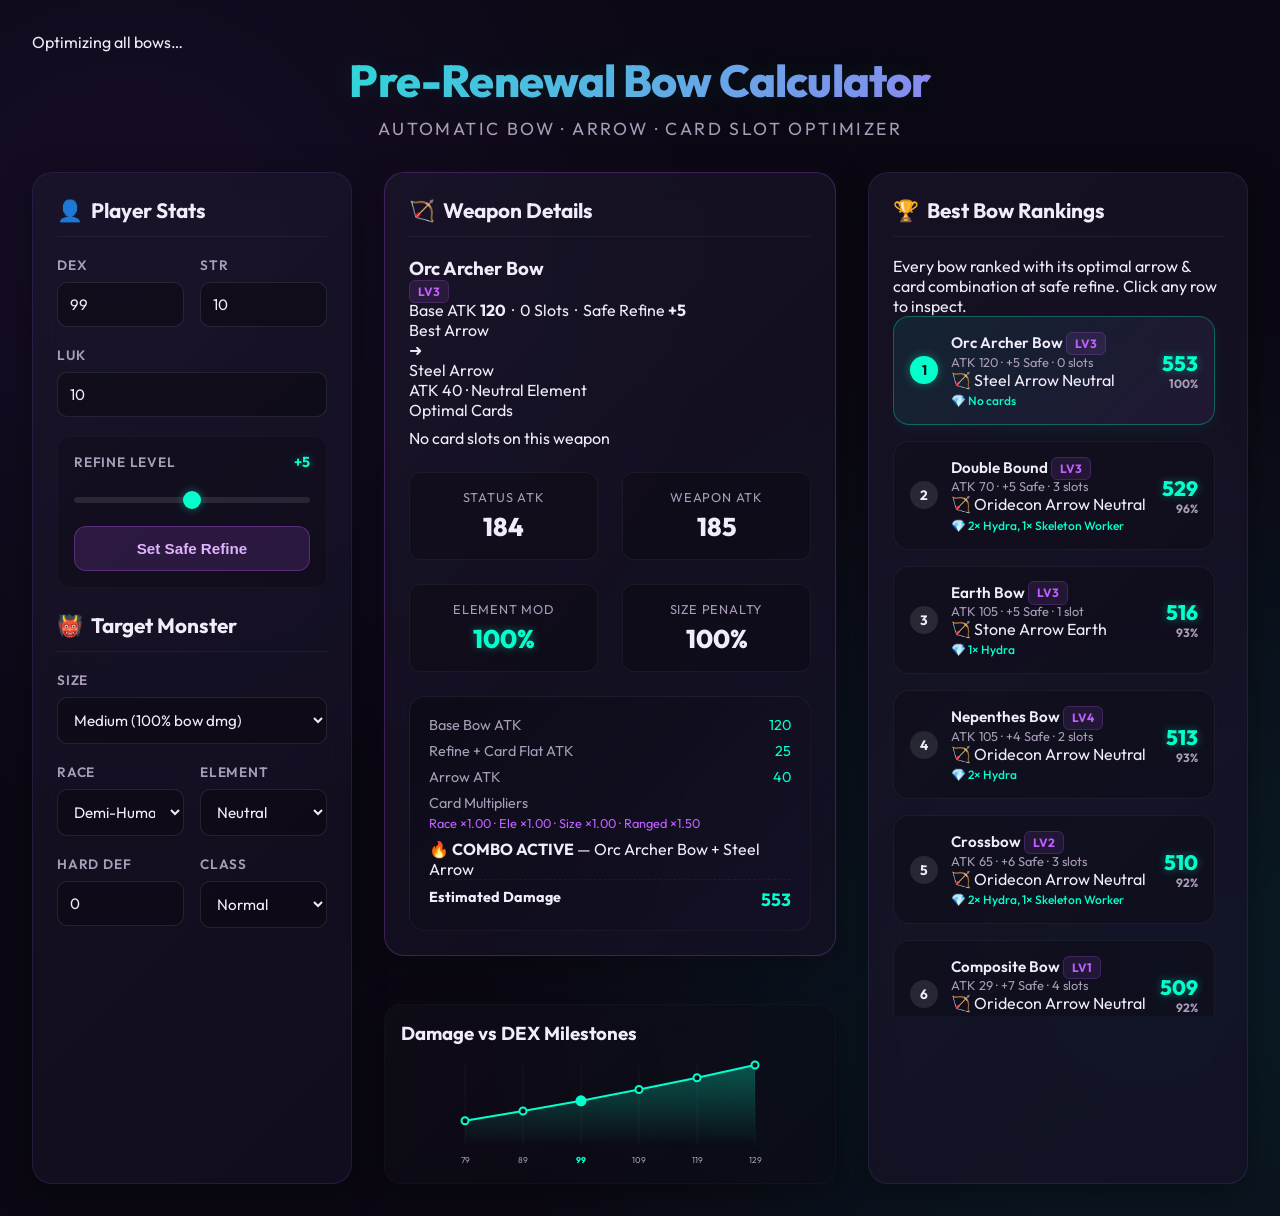
<file: tools/bow_calculator/index.html>
<!DOCTYPE html>
<html lang="en">
<head>
    <meta charset="UTF-8">
    <meta name="viewport" content="width=device-width, initial-scale=1.0">
    <title>Pre-Renewal Bow & Card Slot Optimizer | Ragnarok Online</title>
    <meta name="description" content="Ultimate Pre-Renewal Ragnarok Online bow damage calculator and slot optimizer. Automatically finds the best bow, arrow, and card combination for any target monster.">
    <link rel="stylesheet" href="styles.css">
</head>
<body>

    <!-- Loading Overlay -->
    <div id="loading-overlay" class="loading-overlay">
        <div class="loading-spinner"></div>
        <div class="loading-text">Optimizing all bows…</div>
    </div>

    <header>
        <h1>Pre-Renewal Bow Calculator</h1>
        <div class="subtitle">Automatic Bow · Arrow · Card Slot Optimizer</div>
    </header>

    <main class="dashboard-grid">

        <!-- ═══════════════════════════════════════════════════════════════ -->
        <!-- Column 1 — Player Stats & Target Monster                      -->
        <!-- ═══════════════════════════════════════════════════════════════ -->
        <section class="glass-card left-panel">

            <h2><span>👤</span> Player Stats</h2>

            <div class="input-row">
                <div class="form-group">
                    <label for="dex-input">DEX</label>
                    <input type="number" id="dex-input" min="1" max="150" value="99">
                </div>
                <div class="form-group">
                    <label for="str-input">STR</label>
                    <input type="number" id="str-input" min="1" max="99" value="10">
                </div>
            </div>

            <div class="form-group">
                <label for="luk-input">LUK</label>
                <input type="number" id="luk-input" min="1" max="99" value="10">
            </div>

            <div class="form-group slider-container">
                <div class="slider-header">
                    <label for="refine-input">Refine Level</label>
                    <span id="refine-val" class="slider-value">+0</span>
                </div>
                <input type="range" id="refine-input" min="0" max="10" value="0">
                <button id="btn-safe-refine" class="btn btn-secondary" style="margin-top:0.8rem">
                    Set Safe Refine
                </button>
            </div>

            <!-- ── Target Monster ── -->
            <h2 style="margin-top: 1.5rem;"><span>👹</span> Target Monster</h2>

            <div class="form-group">
                <label for="target-size">Size</label>
                <select id="target-size">
                    <option value="Small">Small (100% bow dmg)</option>
                    <option value="Medium" selected>Medium (100% bow dmg)</option>
                    <option value="Large">Large (75% bow dmg)</option>
                </select>
            </div>

            <div class="input-row">
                <div class="form-group">
                    <label for="target-race">Race</label>
                    <select id="target-race">
                        <option value="Formless">Formless</option>
                        <option value="Undead">Undead</option>
                        <option value="Brute">Brute</option>
                        <option value="Plant">Plant</option>
                        <option value="Insect">Insect</option>
                        <option value="Fish">Fish</option>
                        <option value="Demon">Demon</option>
                        <option value="Demi-Human" selected>Demi-Human</option>
                        <option value="Angel">Angel</option>
                        <option value="Dragon">Dragon</option>
                    </select>
                </div>
                <div class="form-group">
                    <label for="target-element">Element</label>
                    <select id="target-element">
                        <option value="Neutral" selected>Neutral</option>
                        <option value="Water">Water</option>
                        <option value="Earth">Earth</option>
                        <option value="Fire">Fire</option>
                        <option value="Wind">Wind</option>
                        <option value="Poison">Poison</option>
                        <option value="Holy">Holy</option>
                        <option value="Shadow">Shadow</option>
                        <option value="Ghost">Ghost</option>
                        <option value="Undead">Undead</option>
                    </select>
                </div>
            </div>

            <div class="input-row">
                <div class="form-group">
                    <label for="target-def">Hard DEF</label>
                    <input type="number" id="target-def" min="0" max="100" value="0">
                </div>
                <div class="form-group">
                    <label for="target-class">Class</label>
                    <select id="target-class">
                        <option value="Normal" selected>Normal</option>
                        <option value="Boss">Boss</option>
                    </select>
                </div>
            </div>
        </section>

        <!-- ═══════════════════════════════════════════════════════════════ -->
        <!-- Column 2 — Weapon Details (read-only, driven by ranking)      -->
        <!-- ═══════════════════════════════════════════════════════════════ -->
        <section class="center-panel">

            <div class="glass-card primary-calculator-card">
                <h2><span>🏹</span> Weapon Details</h2>

                <!-- Placeholder shown before first selection -->
                <div id="weapon-details-empty" class="details-placeholder">
                    <div class="placeholder-icon">⏳</div>
                    <p>Running optimizer…</p>
                </div>

                <!-- Populated once a bow is selected from the ranking -->
                <div id="weapon-details-content" style="display:none">

                    <!-- Bow Header -->
                    <div class="selected-weapon-header">
                        <div class="selected-weapon-title">
                            <h3 id="selected-bow-name"></h3>
                            <span id="selected-bow-badge" class="badge badge-level"></span>
                        </div>
                        <div id="selected-bow-meta" class="item-meta"></div>
                    </div>

                    <!-- Best Arrow -->
                    <div class="detail-section">
                        <div class="detail-section-label">Best Arrow</div>
                        <div class="detail-arrow-pill">
                            <span class="arrow-icon">➜</span>
                            <div>
                                <div id="selected-arrow-name" class="arrow-name"></div>
                                <div id="selected-arrow-detail" class="arrow-detail"></div>
                            </div>
                        </div>
                    </div>

                    <!-- Optimal Cards -->
                    <div class="detail-section">
                        <div class="detail-section-label">Optimal Cards</div>
                        <div id="detail-cards-container" class="slots-grid"></div>
                    </div>

                    <!-- Stat Boxes Grid -->
                    <div class="bow-details-grid">
                        <div class="stat-item">
                            <div class="label">Status ATK</div>
                            <div id="stat-status-atk" class="value">0</div>
                        </div>
                        <div class="stat-item">
                            <div class="label">Weapon ATK</div>
                            <div id="stat-weapon-atk" class="value">0</div>
                        </div>
                        <div class="stat-item">
                            <div class="label">Element Mod</div>
                            <div id="stat-ele-mod" class="value accent">100%</div>
                        </div>
                        <div class="stat-item">
                            <div class="label">Size Penalty</div>
                            <div id="stat-size-penalty" class="value">100%</div>
                        </div>
                    </div>

                    <!-- Damage Breakdown -->
                    <div class="damage-details">
                        <div class="damage-line">
                            <span>Base Bow ATK</span>
                            <span id="detail-base-atk" class="high">0</span>
                        </div>
                        <div class="damage-line">
                            <span>Refine + Card Flat ATK</span>
                            <span id="detail-refine-atk" class="high">0</span>
                        </div>
                        <div class="damage-line">
                            <span>Arrow ATK</span>
                            <span id="detail-arrow-atk" class="high">0</span>
                        </div>
                        <div class="damage-line" style="flex-direction:column;gap:0.2rem;align-items:flex-start;">
                            <span>Card Multipliers</span>
                            <span id="detail-card-multipliers" style="font-size:0.8rem;color:var(--accent-secondary);">
                                Race ×1.00 · Ele ×1.00 · Size ×1.00 · Ranged ×1.00
                            </span>
                        </div>
                        <div id="combo-notice" class="combo-notice" style="display:none;">
                            🔥 COMBO ACTIVE
                        </div>
                        <div class="damage-line">
                            <span>Estimated Damage</span>
                            <span id="detail-final-damage" class="high bold accent">0</span>
                        </div>
                    </div>
                </div>
            </div>

            <!-- DEX Milestone Chart -->
            <div id="chart-container" class="glass-card chart-container"></div>
        </section>

        <!-- ═══════════════════════════════════════════════════════════════ -->
        <!-- Column 3 — Best Bow Rankings                                  -->
        <!-- ═══════════════════════════════════════════════════════════════ -->
        <section class="glass-card">
            <h2><span>🏆</span> Best Bow Rankings</h2>
            <p class="ranking-subtitle">
                Every bow ranked with its optimal arrow &amp; card combination at safe refine.
                Click any row to inspect.
            </p>
            <div id="ranked-bows-container" class="best-bows-list"></div>
        </section>

    </main>

    <!-- Scripts -->
    <script src="db_data.js"></script>
    <script src="app.js"></script>
</body>
</html>
</file>
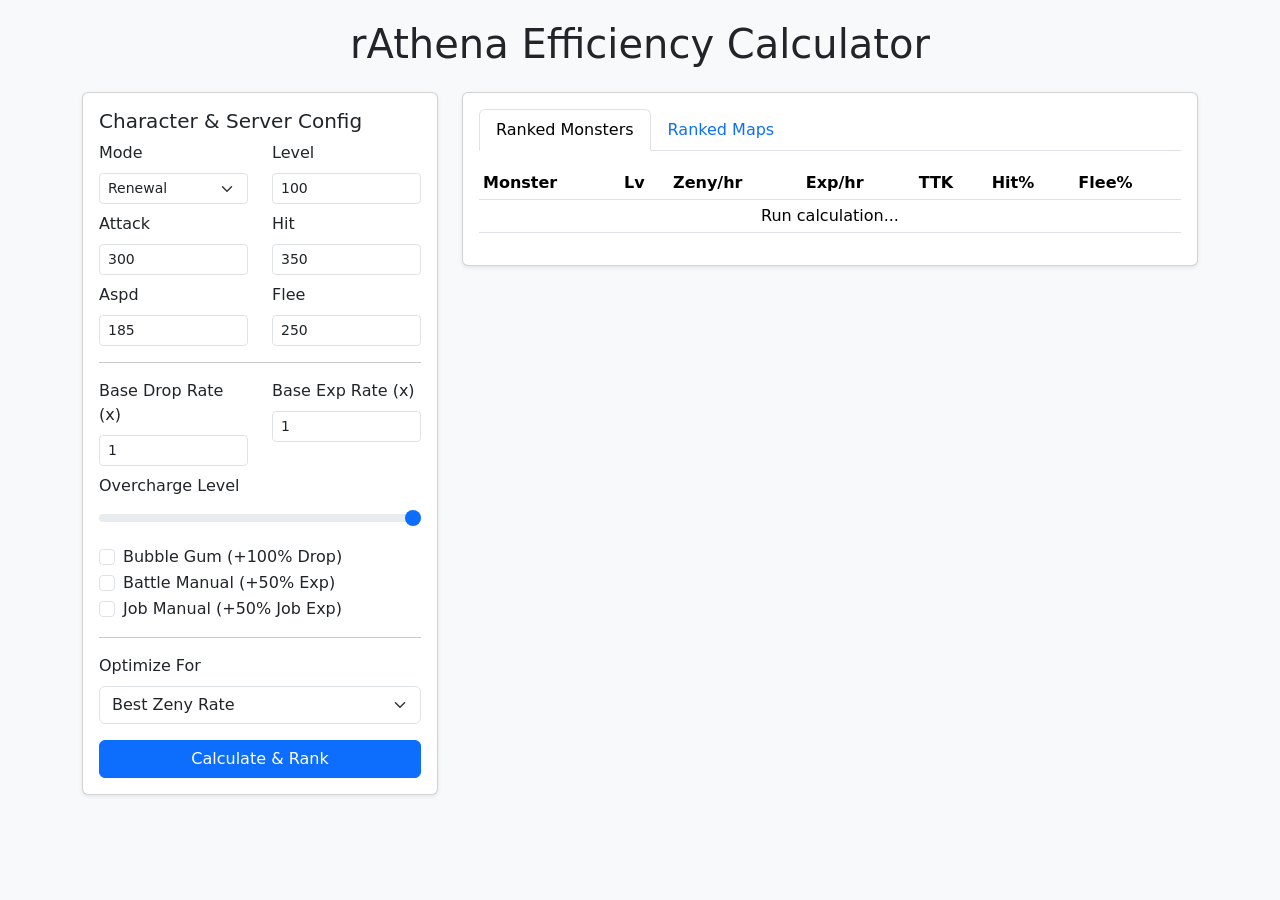
<file: tools/templates/index.html>
<!DOCTYPE html>
<html lang="en">
<head>
    <meta charset="UTF-8">
    <meta name="viewport" content="width=device-width, initial-scale=1.0">
    <title>rAthena Efficiency Calculator</title>
    <link href="https://cdn.jsdelivr.net/npm/bootstrap@5.3.0/dist/css/bootstrap.min.css" rel="stylesheet">
    <style>
        body { padding-top: 20px; background-color: #f8f9fa; }
        .card { margin-bottom: 20px; }
        .table-responsive { max-height: 600px; }
        .nav-tabs .nav-link { cursor: pointer; }
    </style>
</head>
<body>
    <div class="container">
        <h1 class="text-center mb-4">rAthena Efficiency Calculator</h1>

        <div class="row">
            <div class="col-md-4">
                <div class="card shadow-sm">
                    <div class="card-body">
                        <h5 class="card-title">Character & Server Config</h5>
                        <form id="calcForm">
                            <div class="row mb-2">
                                <div class="col">
                                    <label class="form-label">Mode</label>
                                    <select class="form-select form-select-sm" name="pre_re" id="pre_re">
                                        <option value="false">Renewal</option>
                                        <option value="true">Pre-Renewal</option>
                                    </select>
                                </div>
                                <div class="col">
                                    <label class="form-label">Level</label>
                                    <input type="number" class="form-control form-control-sm" name="char_level" value="100">
                                </div>
                            </div>
                            <div class="row mb-2">
                                <div class="col">
                                    <label class="form-label">Attack</label>
                                    <input type="number" class="form-control form-control-sm" name="atk" value="300">
                                </div>
                                <div class="col">
                                    <label class="form-label">Hit</label>
                                    <input type="number" class="form-control form-control-sm" name="hit" value="350">
                                </div>
                            </div>
                            <div class="row mb-2">
                                <div class="col">
                                    <label class="form-label">Aspd</label>
                                    <input type="number" class="form-control form-control-sm" name="aspd" value="185">
                                </div>
                                <div class="col">
                                    <label class="form-label">Flee</label>
                                    <input type="number" class="form-control form-control-sm" name="flee" value="250">
                                </div>
                            </div>
                            <hr>
                            <div class="row mb-2">
                                <div class="col">
                                    <label class="form-label">Base Drop Rate (x)</label>
                                    <input type="number" class="form-control form-control-sm" name="base_drop_rate" value="1">
                                </div>
                                <div class="col">
                                    <label class="form-label">Base Exp Rate (x)</label>
                                    <input type="number" class="form-control form-control-sm" name="base_exp_rate" value="1">
                                </div>
                            </div>
                            <div class="mb-2">
                                <label class="form-label">Overcharge Level</label>
                                <input type="range" class="form-range" name="oc" min="0" max="10" value="10">
                            </div>
                            <div class="form-check">
                                <input class="form-check-input" type="checkbox" name="gum" id="gum">
                                <label class="form-check-label" for="gum">Bubble Gum (+100% Drop)</label>
                            </div>
                            <div class="form-check">
                                <input class="form-check-input" type="checkbox" name="manual" id="manual">
                                <label class="form-check-label" for="manual">Battle Manual (+50% Exp)</label>
                            </div>
                            <div class="form-check">
                                <input class="form-check-input" type="checkbox" name="job_manual" id="job_manual">
                                <label class="form-check-label" for="job_manual">Job Manual (+50% Job Exp)</label>
                            </div>
                            <hr>
                            <div class="mb-3">
                                <label class="form-label">Optimize For</label>
                                <select class="form-select" name="optimize_for">
                                    <option value="zeny">Best Zeny Rate</option>
                                    <option value="exp">Best Exp Rate</option>
                                </select>
                            </div>
                            <button type="submit" class="btn btn-primary w-100">Calculate & Rank</button>
                        </form>
                    </div>
                </div>
            </div>

            <div class="col-md-8">
                <div class="card shadow-sm">
                    <div class="card-body">
                        <ul class="nav nav-tabs" id="myTab" role="tablist">
                            <li class="nav-item">
                                <button class="nav-link active" id="results-tab" data-bs-toggle="tab" data-bs-target="#results" type="button">Ranked Monsters</button>
                            </li>
                            <li class="nav-item">
                                <button class="nav-link" id="maps-tab" data-bs-toggle="tab" data-bs-target="#maps" type="button">Ranked Maps</button>
                            </li>
                        </ul>
                        <div class="tab-content pt-3">
                            <div class="tab-pane fade show active" id="results">
                                <div class="table-responsive">
                                    <table class="table table-hover table-sm" id="resultTable">
                                        <thead>
                                            <tr>
                                                <th>Monster</th>
                                                <th>Lv</th>
                                                <th>Zeny/hr</th>
                                                <th>Exp/hr</th>
                                                <th>TTK</th>
                                                <th>Hit%</th>
                                                <th>Flee%</th>
                                            </tr>
                                        </thead>
                                        <tbody>
                                            <tr><td colspan="7" class="text-center">Run calculation...</td></tr>
                                        </tbody>
                                    </table>
                                </div>
                            </div>
                            <div class="tab-pane fade" id="maps">
                                <div class="table-responsive">
                                    <table class="table table-hover table-sm" id="mapTable">
                                        <thead>
                                            <tr>
                                                <th>Map</th>
                                                <th>Potential Zeny/hr</th>
                                                <th>Potential Exp/hr</th>
                                            </tr>
                                        </thead>
                                        <tbody>
                                            <tr><td colspan="3" class="text-center">Run calculation...</td></tr>
                                        </tbody>
                                    </table>
                                </div>
                            </div>
                        </div>
                    </div>
                </div>
            </div>
        </div>
    </div>

    <script src="https://cdn.jsdelivr.net/npm/bootstrap@5.3.0/dist/js/bootstrap.bundle.min.js"></script>
    <script>
        document.getElementById('calcForm').onsubmit = async (e) => {
            e.preventDefault();
            const formData = new FormData(e.target);
            const params = new URLSearchParams(formData);

            const response = await fetch('/api/calculate?' + params.toString());
            const data = await response.json();

            const mobBody = document.querySelector('#resultTable tbody');
            mobBody.innerHTML = '';
            data.mobs.forEach(m => {
                const row = `<tr>
                    <td>${m.name} (${m.id})</td>
                    <td>${m.level}</td>
                    <td>${Math.round(m.zeny_hr).toLocaleString()} z</td>
                    <td>${Math.round(m.exp_hr).toLocaleString()}</td>
                    <td>${m.ttk.toFixed(1)}s</td>
                    <td>${m.hit_chance}%</td>
                    <td>${m.flee_chance}%</td>
                </tr>`;
                mobBody.innerHTML += row;
            });

            const mapBody = document.querySelector('#mapTable tbody');
            mapBody.innerHTML = '';
            data.maps.forEach(m => {
                const row = `<tr>
                    <td>${m.map}</td>
                    <td>${Math.round(m.zeny_hr).toLocaleString()} z</td>
                    <td>${Math.round(m.exp_hr).toLocaleString()}</td>
                </tr>`;
                mapBody.innerHTML += row;
            });
        };
    </script>
</body>
</html>
</file>
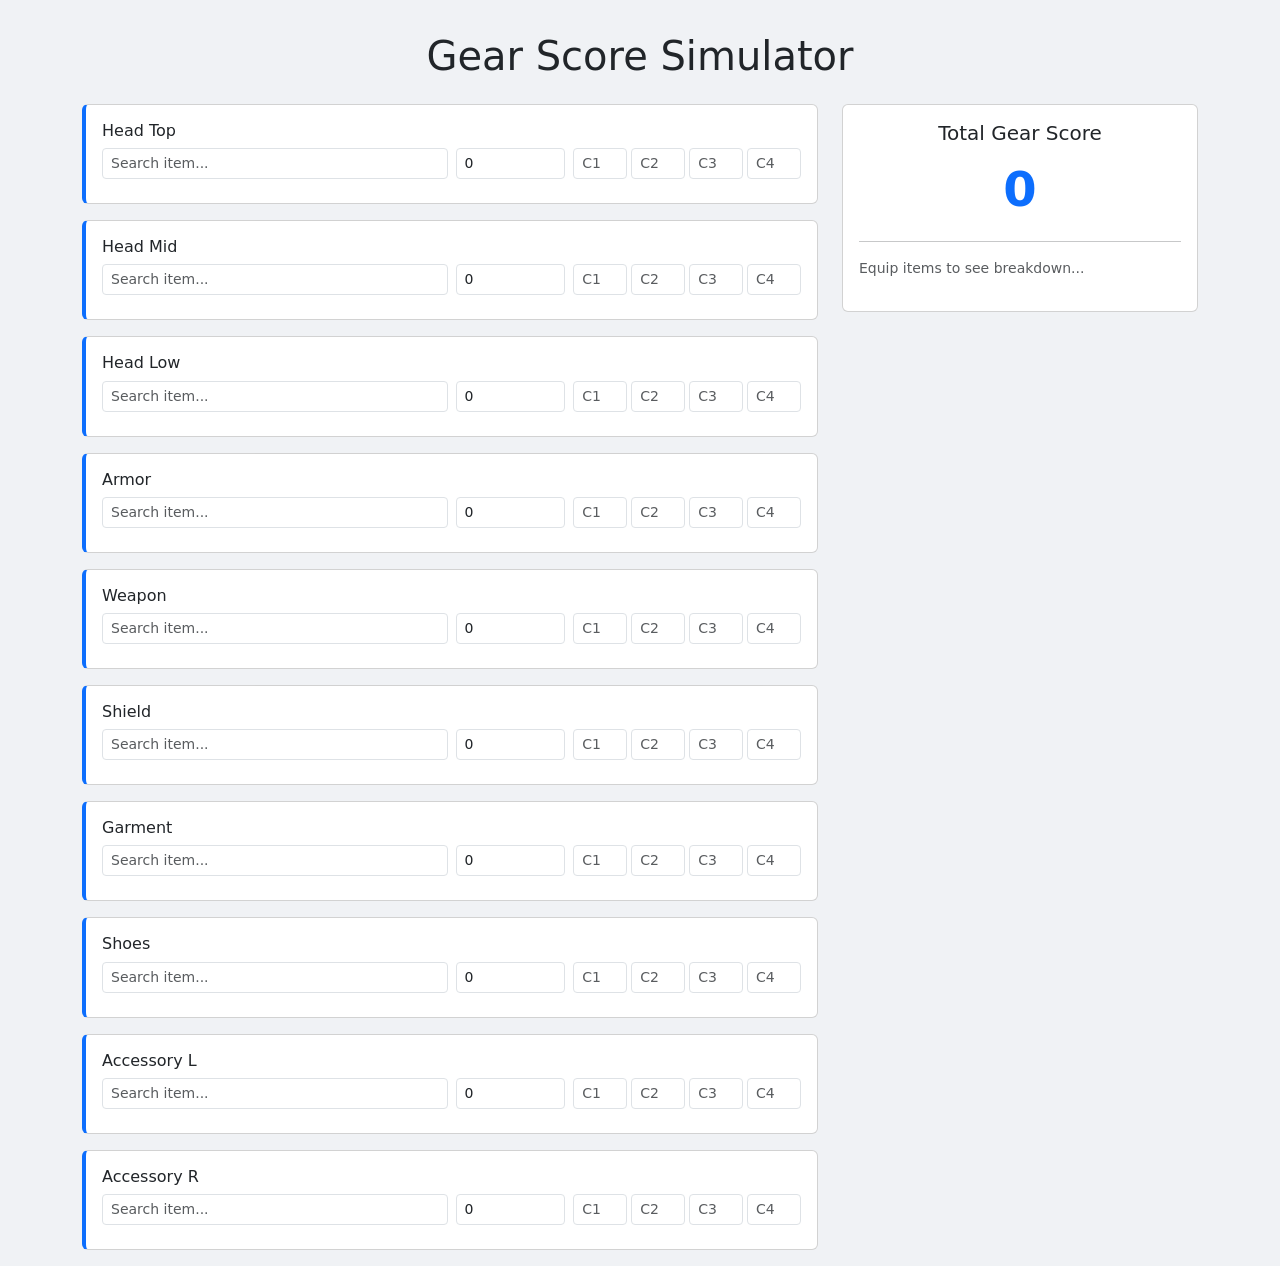
<file: tools/gear_score_web/templates/simulator.html>
<!DOCTYPE html>
<html lang="en">
<head>
    <meta charset="UTF-8">
    <meta name="viewport" content="width=device-width, initial-scale=1.0">
    <title>Gear Score Simulator</title>
    <link href="https://cdn.jsdelivr.net/npm/bootstrap@5.3.0/dist/css/bootstrap.min.css" rel="stylesheet">
    <style>
        body { background-color: #f0f2f5; padding-top: 2rem; }
        .slot-card { margin-bottom: 1rem; border-left: 4px solid #0d6efd; }
        .score-display { font-size: 3rem; font-weight: bold; color: #0d6efd; }
        .search-results { position: absolute; z-index: 1000; width: 100%; }
    </style>
</head>
<body>
    <div class="container">
        <h1 class="text-center mb-4">Gear Score Simulator</h1>

        <div class="row">
            <div class="col-md-8">
                <div id="equipment-slots">
                    <!-- Slots will be generated here -->
                </div>
            </div>

            <div class="col-md-4">
                <div class="card sticky-top" style="top: 2rem;">
                    <div class="card-body text-center">
                        <h5>Total Gear Score</h5>
                        <div id="total-score" class="score-display">0</div>
                        <hr>
                        <div id="breakdown" class="text-start small">
                            <p class="text-muted">Equip items to see breakdown...</p>
                        </div>
                    </div>
                </div>
            </div>
        </div>
    </div>

    <script>
        const slots = [
            'Head Top', 'Head Mid', 'Head Low',
            'Armor', 'Weapon', 'Shield',
            'Garment', 'Shoes',
            'Accessory L', 'Accessory R'
        ];

        const state = {};

        function init() {
            const container = document.getElementById('equipment-slots');
            slots.forEach(slot => {
                state[slot] = { id: null, name: '', refine: 0, cards: [0, 0, 0, 0] };

                const card = document.createElement('div');
                card.className = 'card slot-card';
                card.innerHTML = `
                    <div class="card-body">
                        <h6 class="card-title">${slot}</h6>
                        <div class="row g-2">
                            <div class="col-md-6 position-relative">
                                <input type="text" class="form-control form-control-sm" placeholder="Search item..." oninput="searchItems('${slot}', this.value)">
                                <div id="results-${slot.replace(' ', '-')}" class="list-group search-results"></div>
                            </div>
                            <div class="col-md-2">
                                <input type="number" class="form-control form-control-sm" placeholder="Refine" min="0" max="20" value="0" onchange="updateRefine('${slot}', this.value)">
                            </div>
                            <div class="col-md-4 d-flex gap-1">
                                <input type="number" class="form-control form-control-sm" placeholder="C1" onchange="updateCard('${slot}', 0, this.value)">
                                <input type="number" class="form-control form-control-sm" placeholder="C2" onchange="updateCard('${slot}', 1, this.value)">
                                <input type="number" class="form-control form-control-sm" placeholder="C3" onchange="updateCard('${slot}', 2, this.value)">
                                <input type="number" class="form-control form-control-sm" placeholder="C4" onchange="updateCard('${slot}', 3, this.value)">
                            </div>
                        </div>
                        <div id="selected-${slot.replace(' ', '-')}" class="mt-2 small text-primary fw-bold"></div>
                    </div>
                `;
                container.appendChild(card);
            });
        }

        async function searchItems(slot, query) {
            const resultsDiv = document.getElementById(`results-${slot.replace(' ', '-')}`);
            if (query.length < 2) {
                resultsDiv.innerHTML = '';
                return;
            }

            const response = await fetch(`/api/items/search?q=${encodeURIComponent(query)}`);
            const items = await response.json();

            resultsDiv.innerHTML = items.map(item => `
                <button type="button" class="list-group-item list-group-item-action small" onclick="selectItem('${slot}', ${item.id}, '${item.name.replace(/'/g, "\\'")}')">
                    [${item.id}] ${item.name}
                </button>
            `).join('');
        }

        function selectItem(slot, id, name) {
            state[slot].id = id;
            state[slot].name = name;
            document.getElementById(`selected-${slot.replace(' ', '-')}`).innerText = `Selected: ${name} (${id})`;
            document.getElementById(`results-${slot.replace(' ', '-')}`).innerHTML = '';
            calculateScore();
        }

        function updateRefine(slot, value) {
            state[slot].refine = parseInt(value) || 0;
            calculateScore();
        }

        function updateCard(slot, index, value) {
            state[slot].cards[index] = parseInt(value) || 0;
            calculateScore();
        }

        async function calculateScore() {
            const response = await fetch('/api/calculate', {
                method: 'POST',
                headers: { 'Content-Type': 'application/json' },
                body: JSON.stringify(state)
            });
            const data = await response.json();

            document.getElementById('total-score').innerText = data.total_score;
            document.getElementById('breakdown').innerHTML = data.breakdown.map(b => `
                <div class="d-flex justify-content-between">
                    <span>${b.slot}: ${b.name}</span>
                    <span class="fw-bold">${b.score}</span>
                </div>
            `).join('') || '<p class="text-muted">Equip items to see breakdown...</p>';
        }

        init();
    </script>
</body>
</html>
</file>
<file: tools/bow_calculator/styles.css>
@import url('https://fonts.googleapis.com/css2?family=Outfit:wght@300;400;500;600;700;800&display=swap');

:root {
    --bg-color: #0b0813;
    --card-bg: rgba(22, 17, 39, 0.65);
    --card-border: rgba(147, 112, 219, 0.15);
    --card-glow: rgba(147, 112, 219, 0.05);
    --text-primary: #f1ecfa;
    --text-secondary: #a99cb8;
    --accent-color: #00ffcc; /* neon mint */
    --accent-glow: rgba(0, 255, 204, 0.4);
    --accent-secondary: #bf5eff; /* electric purple */
    --accent-secondary-glow: rgba(191, 94, 255, 0.4);
    --danger-color: #ff3366;
    --success-color: #00ff66;
    --font-sans: 'Outfit', -apple-system, BlinkMacSystemFont, "Segoe UI", Roboto, Helvetica, Arial, sans-serif;
}

* {
    box-sizing: border-box;
    margin: 0;
    padding: 0;
}

body {
    background-color: var(--bg-color);
    background-image: 
        radial-gradient(circle at 10% 20%, rgba(90, 40, 150, 0.15) 0%, transparent 40%),
        radial-gradient(circle at 90% 80%, rgba(0, 180, 180, 0.12) 0%, transparent 45%);
    color: var(--text-primary);
    font-family: var(--font-sans);
    min-height: 100vh;
    padding: 2rem;
    overflow-x: hidden;
}

/* Scrollbar styling */
::-webkit-scrollbar {
    width: 8px;
}
::-webkit-scrollbar-track {
    background: rgba(11, 8, 19, 0.5);
}
::-webkit-scrollbar-thumb {
    background: rgba(147, 112, 219, 0.3);
    border-radius: 4px;
}
::-webkit-scrollbar-thumb:hover {
    background: rgba(147, 112, 219, 0.5);
}

header {
    margin-bottom: 2rem;
    text-align: center;
    position: relative;
}

h1 {
    font-size: 2.8rem;
    font-weight: 800;
    letter-spacing: -0.05rem;
    background: linear-gradient(135deg, var(--accent-color) 0%, var(--accent-secondary) 100%);
    -webkit-background-clip: text;
    -webkit-text-fill-color: transparent;
    text-shadow: 0 0 30px rgba(0, 255, 204, 0.1);
    margin-bottom: 0.5rem;
}

.subtitle {
    color: var(--text-secondary);
    font-size: 1.1rem;
    font-weight: 400;
    text-transform: uppercase;
    letter-spacing: 0.15rem;
}

/* Dashboard Grid */
.dashboard-grid {
    display: grid;
    grid-template-columns: 320px 1fr 380px;
    gap: 2rem;
    max-width: 1600px;
    margin: 0 auto;
}

@media (max-width: 1200px) {
    .dashboard-grid {
        grid-template-columns: 1fr;
    }
}

/* Premium Card Layouts */
.glass-card {
    background: var(--card-bg);
    border: 1px solid var(--card-border);
    border-radius: 20px;
    padding: 1.5rem;
    backdrop-filter: blur(16px);
    -webkit-backdrop-filter: blur(16px);
    box-shadow: 0 8px 32px 0 rgba(0, 0, 0, 0.4), inset 0 0 1px rgba(255, 255, 255, 0.05);
    transition: all 0.3s cubic-bezier(0.25, 0.8, 0.25, 1);
    position: relative;
    overflow: hidden;
}

.glass-card::before {
    content: '';
    position: absolute;
    top: 0;
    left: 0;
    width: 100%;
    height: 100%;
    background: linear-gradient(135deg, rgba(255,255,255,0.02) 0%, transparent 100%);
    pointer-events: none;
}

.glass-card:hover {
    border-color: rgba(147, 112, 219, 0.25);
    box-shadow: 0 12px 40px 0 rgba(0, 0, 0, 0.5), 0 0 20px var(--card-glow);
}

.glass-card h2 {
    font-size: 1.3rem;
    font-weight: 700;
    color: var(--text-primary);
    margin-bottom: 1.2rem;
    display: flex;
    align-items: center;
    gap: 0.5rem;
    border-bottom: 1px solid rgba(255, 255, 255, 0.05);
    padding-bottom: 0.8rem;
}

/* Form Styles & Inputs */
.form-group {
    margin-bottom: 1.2rem;
}

.form-group label {
    display: block;
    color: var(--text-secondary);
    font-size: 0.85rem;
    font-weight: 600;
    margin-bottom: 0.5rem;
    text-transform: uppercase;
    letter-spacing: 0.05rem;
}

.input-row {
    display: grid;
    grid-template-columns: 1fr 1fr;
    gap: 1rem;
}

select, input[type="number"], input[type="text"] {
    width: 100%;
    background: rgba(11, 8, 19, 0.7);
    border: 1px solid rgba(255, 255, 255, 0.1);
    border-radius: 10px;
    padding: 0.75rem;
    color: var(--text-primary);
    font-family: var(--font-sans);
    font-size: 0.95rem;
    transition: all 0.2s ease;
    outline: none;
}

select:focus, input[type="number"]:focus, input[type="text"]:focus {
    border-color: var(--accent-color);
    box-shadow: 0 0 10px rgba(0, 255, 204, 0.15);
    background: rgba(11, 8, 19, 0.9);
}

/* Premium Slider Control */
.slider-container {
    background: rgba(11, 8, 19, 0.4);
    padding: 1rem;
    border-radius: 12px;
    border: 1px solid rgba(255, 255, 255, 0.03);
}

.slider-header {
    display: flex;
    justify-content: space-between;
    margin-bottom: 0.5rem;
    font-size: 0.9rem;
}

.slider-value {
    color: var(--accent-color);
    font-weight: 700;
    text-shadow: 0 0 8px var(--accent-glow);
}

input[type="range"] {
    -webkit-appearance: none;
    width: 100%;
    height: 6px;
    background: rgba(255, 255, 255, 0.1);
    border-radius: 3px;
    outline: none;
    margin: 10px 0;
}

input[type="range"]::-webkit-slider-thumb {
    -webkit-appearance: none;
    width: 18px;
    height: 18px;
    background: var(--accent-color);
    border-radius: 50%;
    cursor: pointer;
    box-shadow: 0 0 10px var(--accent-glow);
    transition: all 0.1s ease;
}

input[type="range"]::-webkit-slider-thumb:hover {
    transform: scale(1.2);
}

/* Button & Action Styles */
.btn {
    display: inline-flex;
    align-items: center;
    justify-content: center;
    background: linear-gradient(135deg, var(--accent-color) 0%, #00b3ff 100%);
    color: #050308;
    border: none;
    border-radius: 12px;
    padding: 0.8rem 1.5rem;
    font-weight: 700;
    font-size: 0.95rem;
    cursor: pointer;
    transition: all 0.3s cubic-bezier(0.25, 0.8, 0.25, 1);
    width: 100%;
    margin-top: 0.5rem;
    box-shadow: 0 4px 15px rgba(0, 255, 204, 0.2);
}

.btn:hover {
    transform: translateY(-2px);
    box-shadow: 0 6px 20px rgba(0, 255, 204, 0.4), 0 0 10px var(--accent-glow);
    filter: brightness(1.1);
}

.btn:active {
    transform: translateY(1px);
}

.btn-secondary {
    background: rgba(191, 94, 255, 0.15);
    color: #dfb3ff;
    border: 1px solid rgba(191, 94, 255, 0.3);
    box-shadow: none;
}

.btn-secondary:hover {
    background: rgba(191, 94, 255, 0.25);
    border-color: var(--accent-secondary);
    color: #fff;
    box-shadow: 0 4px 15px rgba(191, 94, 255, 0.2);
}

/* Badge and Meta styles */
.badge {
    background: rgba(0, 255, 204, 0.1);
    color: var(--accent-color);
    border: 1px solid rgba(0, 255, 204, 0.2);
    padding: 0.2rem 0.5rem;
    border-radius: 6px;
    font-size: 0.75rem;
    font-weight: 700;
    text-transform: uppercase;
}

.badge-level {
    background: rgba(191, 94, 255, 0.1);
    color: #bf5eff;
    border: 1px solid rgba(191, 94, 255, 0.2);
}

/* Main Display Dashboard (Center Panel) */
.center-panel {
    display: flex;
    flex-direction: column;
    gap: 2rem;
}

.primary-calculator-card {
    border: 1px solid rgba(191, 94, 255, 0.25);
    box-shadow: 0 8px 32px 0 rgba(0, 0, 0, 0.4), 0 0 15px rgba(191, 94, 255, 0.05);
}

.bow-details-grid {
    display: grid;
    grid-template-columns: 1fr 1fr;
    gap: 1.5rem;
    margin-top: 1.5rem;
}

.stat-item {
    background: rgba(11, 8, 19, 0.5);
    border: 1px solid rgba(255, 255, 255, 0.05);
    border-radius: 12px;
    padding: 1rem;
    text-align: center;
}

.stat-item .label {
    color: var(--text-secondary);
    font-size: 0.8rem;
    text-transform: uppercase;
    letter-spacing: 0.05rem;
    margin-bottom: 0.3rem;
}

.stat-item .value {
    font-size: 1.6rem;
    font-weight: 800;
    color: var(--text-primary);
}

.stat-item .value.accent {
    color: var(--accent-color);
    text-shadow: 0 0 8px var(--accent-glow);
}

/* Card Slot Visualizer */
.slots-container {
    margin-top: 1.5rem;
}

.slots-grid {
    display: flex;
    gap: 0.8rem;
    margin-top: 0.5rem;
}

.slot-circle {
    width: 48px;
    height: 48px;
    border-radius: 12px;
    border: 2px dashed rgba(255, 255, 255, 0.15);
    background: rgba(11, 8, 19, 0.4);
    display: flex;
    align-items: center;
    justify-content: center;
    cursor: pointer;
    font-size: 0.75rem;
    font-weight: 700;
    color: var(--text-secondary);
    transition: all 0.2s ease;
    flex-grow: 1;
}

.slot-circle.filled {
    border-style: solid;
    border-color: var(--accent-secondary);
    color: #fff;
    background: rgba(191, 94, 255, 0.1);
    box-shadow: 0 0 10px rgba(191, 94, 255, 0.15);
}

.slot-circle:hover {
    border-color: var(--accent-color);
    color: var(--accent-color);
    background: rgba(0, 255, 204, 0.05);
}

/* Monster Target Panel */
.monster-grid {
    display: grid;
    grid-template-columns: 1fr 1fr 1fr;
    gap: 1rem;
}

@media (max-width: 600px) {
    .monster-grid {
        grid-template-columns: 1fr;
    }
}

/* Best Bows List (Right Panel) */
.best-bows-list {
    display: flex;
    flex-direction: column;
    gap: 1rem;
    max-height: 700px;
    overflow-y: auto;
    padding-right: 0.5rem;
}

.best-bow-item {
    background: rgba(11, 8, 19, 0.4);
    border: 1px solid rgba(255, 255, 255, 0.05);
    border-radius: 16px;
    padding: 1rem;
    display: flex;
    justify-content: space-between;
    align-items: center;
    transition: all 0.2s ease;
}

.best-bow-item.first-place {
    background: linear-gradient(135deg, rgba(0, 255, 204, 0.08) 0%, rgba(191, 94, 255, 0.08) 100%);
    border-color: rgba(0, 255, 204, 0.3);
    box-shadow: 0 4px 15px rgba(0, 255, 204, 0.05);
}

.best-bow-item.first-place .rank-number {
    background: var(--accent-color);
    color: #0b0813;
    box-shadow: 0 0 10px var(--accent-glow);
}

.best-bow-item:hover {
    transform: translateX(4px);
    background: rgba(11, 8, 19, 0.6);
    border-color: rgba(255, 255, 255, 0.1);
}

.bow-item-left {
    display: flex;
    align-items: center;
    gap: 0.8rem;
}

.rank-number {
    width: 28px;
    height: 28px;
    border-radius: 50%;
    background: rgba(255, 255, 255, 0.1);
    color: var(--text-primary);
    font-weight: 700;
    display: flex;
    align-items: center;
    justify-content: center;
    font-size: 0.85rem;
}

.bow-item-info h3 {
    font-size: 0.95rem;
    font-weight: 600;
    color: var(--text-primary);
}

.bow-item-info .item-meta {
    font-size: 0.8rem;
    color: var(--text-secondary);
    margin-top: 0.1rem;
}

.bow-item-info .item-cards {
    font-size: 0.75rem;
    color: var(--accent-color);
    margin-top: 0.2rem;
    font-weight: 500;
}

.bow-item-right {
    text-align: right;
}

.bow-item-right .damage-val {
    font-size: 1.3rem;
    font-weight: 800;
    color: var(--accent-color);
    text-shadow: 0 0 8px var(--accent-glow);
}

.bow-item-right .comparison-percentage {
    font-size: 0.75rem;
    font-weight: 700;
    color: var(--text-secondary);
}

/* Modal Popup Styles */
.modal {
    position: fixed;
    top: 0;
    left: 0;
    width: 100%;
    height: 100%;
    background: rgba(5, 3, 8, 0.8);
    backdrop-filter: blur(8px);
    display: flex;
    align-items: center;
    justify-content: center;
    z-index: 100;
    opacity: 0;
    pointer-events: none;
    transition: all 0.3s ease;
}

.modal.active {
    opacity: 1;
    pointer-events: auto;
}

.modal-content {
    background: var(--bg-color);
    border: 1px solid var(--accent-secondary);
    border-radius: 24px;
    padding: 2rem;
    width: 90%;
    max-width: 500px;
    box-shadow: 0 20px 50px rgba(0, 0, 0, 0.6), 0 0 30px rgba(191, 94, 255, 0.1);
    transform: scale(0.9);
    transition: all 0.3s cubic-bezier(0.25, 0.8, 0.25, 1);
    max-height: 80vh;
    overflow-y: auto;
}

.modal.active .modal-content {
    transform: scale(1);
}

.modal-header {
    display: flex;
    justify-content: space-between;
    align-items: center;
    margin-bottom: 1.5rem;
    border-bottom: 1px solid rgba(255, 255, 255, 0.05);
    padding-bottom: 0.8rem;
}

.modal-close {
    font-size: 1.5rem;
    background: none;
    border: none;
    color: var(--text-secondary);
    cursor: pointer;
    transition: color 0.2s ease;
}

.modal-close:hover {
    color: var(--danger-color);
}

.card-option {
    display: flex;
    justify-content: space-between;
    align-items: center;
    background: rgba(255, 255, 255, 0.03);
    border: 1px solid rgba(255, 255, 255, 0.05);
    padding: 0.8rem 1rem;
    border-radius: 12px;
    margin-bottom: 0.8rem;
    cursor: pointer;
    transition: all 0.2s ease;
}

.card-option:hover {
    background: rgba(191, 94, 255, 0.08);
    border-color: var(--accent-secondary);
}

.card-option h4 {
    font-size: 0.95rem;
    font-weight: 600;
}

.card-option p {
    font-size: 0.75rem;
    color: var(--text-secondary);
}

.card-option .card-value {
    color: var(--accent-color);
    font-weight: 700;
    font-size: 0.85rem;
}

/* Graph container styling */
.chart-container {
    background: rgba(11, 8, 19, 0.4);
    border: 1px solid rgba(255, 255, 255, 0.03);
    border-radius: 16px;
    padding: 1rem;
    margin-top: 1rem;
    position: relative;
    height: 180px;
}

/* Dynamic styling for damage metrics */
.damage-details {
    margin-top: 1.5rem;
    background: linear-gradient(135deg, rgba(11, 8, 19, 0.8) 0%, rgba(22, 17, 39, 0.8) 100%);
    border: 1px solid rgba(255, 255, 255, 0.05);
    border-radius: 16px;
    padding: 1.2rem;
}

.damage-line {
    display: flex;
    justify-content: space-between;
    font-size: 0.9rem;
    color: var(--text-secondary);
    margin-bottom: 0.5rem;
}

.damage-line:last-child {
    margin-bottom: 0;
    padding-top: 0.5rem;
    border-top: 1px dashed rgba(255, 255, 255, 0.05);
    font-weight: 700;
    color: var(--text-primary);
}

.damage-line span.high {
    color: var(--accent-color);
}

.damage-line span.bold {
    font-size: 1.1rem;
}
</file>
